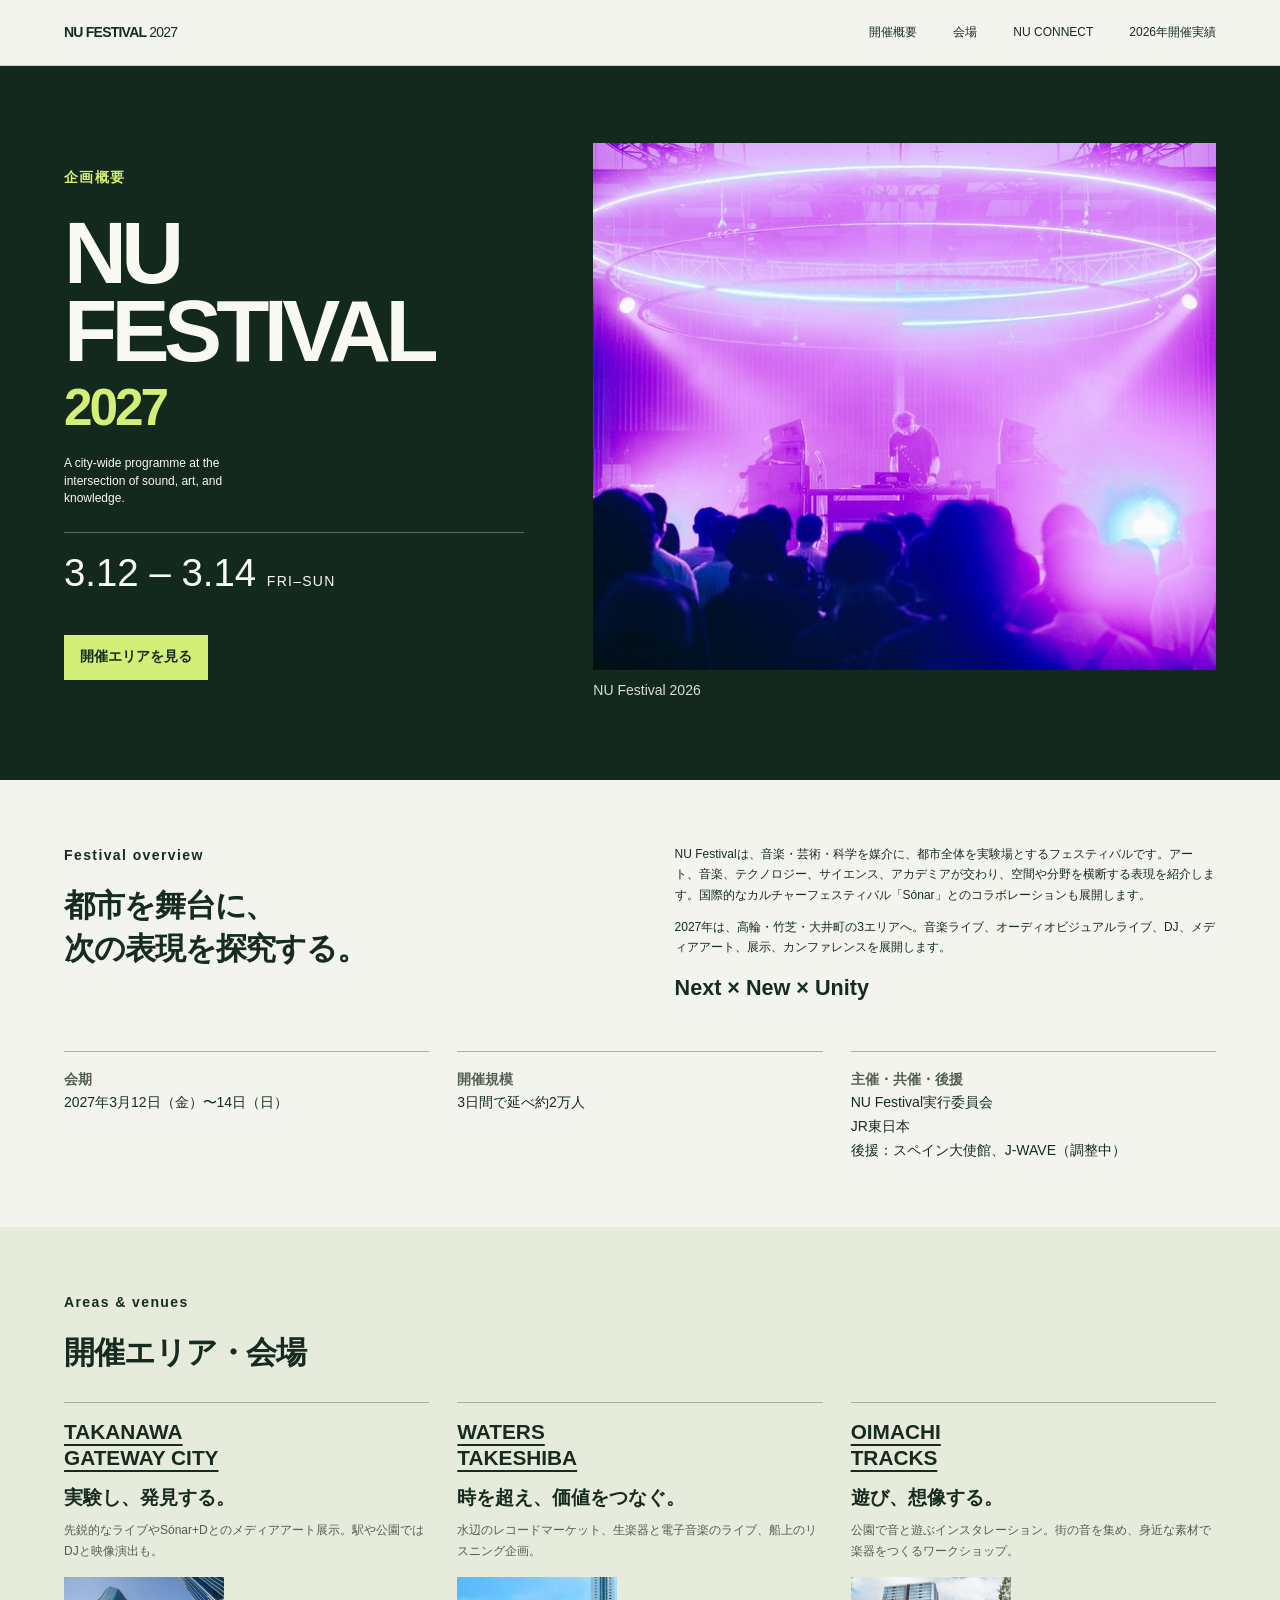
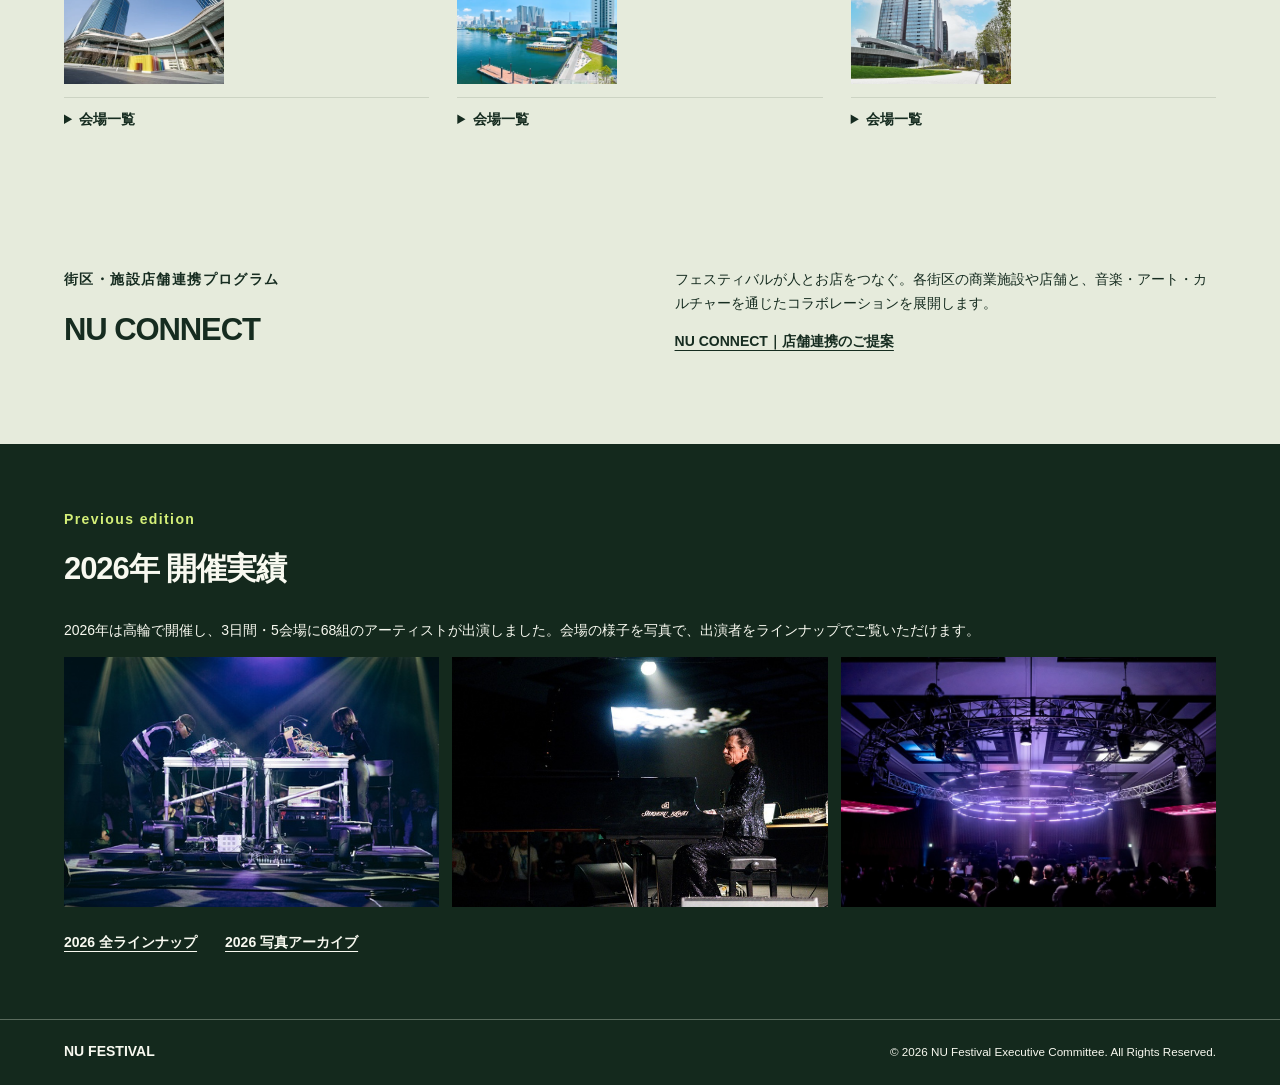
<file: 2027/index.html>
<!doctype html>
<html lang="ja">
<head>
<meta charset="utf-8">
<meta name="viewport" content="width=device-width, initial-scale=1">
<meta name="robots" content="noindex,nofollow">
<meta name="theme-color" content="#162c20">
<title>NU Festival 2027｜企画概要</title>
<meta name="description" content="NU Festival 2027の企画概要。開催エリアとMoN Takanawa BOX1000のNU LIVEプログラム。">
<link rel="stylesheet" href="style.css">
</head>
<body>
<a class="skip" href="#main">本文へ</a>
<header><div class="wrap bar"><a class="brand" href="#main">NU FESTIVAL <span>2027</span></a><nav aria-label="ページ内メニュー"><a href="#festival">開催概要</a><a href="#areas">会場</a><a href="nu-connect.html">NU CONNECT</a><a href="#archive">2026年開催実績</a></nav></div></header>
<main id="main">
<section class="hero" aria-labelledby="title"><div class="wrap hero-grid">
<div class="hero-copy"><p class="label">企画概要</p><h1 id="title">NU<br>FESTIVAL<span>2027</span></h1><p class="tagline">A city-wide programme at the intersection of sound, art, and knowledge.</p><p class="dates"><time datetime="2027-03-12">3.12</time> – <time datetime="2027-03-14">3.14</time> <small>FRI–SUN</small></p><a class="button" href="#areas">開催エリアを見る</a></div>
<figure><img src="assets/festival.jpg" alt="紫の光と円形の照明に包まれたNU Festivalのライブ会場" width="800" height="533" fetchpriority="high"><figcaption>NU Festival 2026</figcaption></figure>
</div></section>
<section class="wrap section" id="festival"><div class="split">
<div><p class="label">Festival overview</p><h2>都市を舞台に、<br>次の表現を探究する。</h2></div>
<div><p>NU Festivalは、音楽・芸術・科学を媒介に、都市全体を実験場とするフェスティバルです。アート、音楽、テクノロジー、サイエンス、アカデミアが交わり、空間や分野を横断する表現を紹介します。国際的なカルチャーフェスティバル「Sónar」とのコラボレーションも展開します。</p><p>2027年は、高輪・竹芝・大井町の3エリアへ。音楽ライブ、オーディオビジュアルライブ、DJ、メディアアート、展示、カンファレンスを展開します。</p><p class="theme">Next × New × Unity</p></div>
</div><dl class="facts"><div><dt>会期</dt><dd>2027年3月12日（金）〜14日（日）</dd></div><div><dt>開催規模</dt><dd>3日間で延べ約2万人</dd></div><div><dt>主催・共催・後援</dt><dd>NU Festival実行委員会<br>JR東日本<br>後援：スペイン大使館、J-WAVE（調整中）</dd></div></dl></section>
<section class="area-band" id="areas"><div class="wrap section"><p class="label">Areas &amp; venues</p><h2>開催エリア・会場</h2>
<div class="area-grid">
<!-- 会場コンセプトを追加するときは、対応する会場名を会場セクションにリンクする -->
<article><h3><a href="takanawa.html">TAKANAWA<br>GATEWAY CITY</a></h3><p class="area-phrase">実験し、発見する。</p><p class="area-programme">先鋭的なライブやSónar+Dとのメディアアート展示。駅や公園ではDJと映像演出も。</p><a class="area-photo" href="takanawa.html" tabindex="-1" aria-hidden="true"><img src="assets/takanawa-city.webp" alt="" width="480" height="320" loading="lazy"></a><details class="area-venues"><summary>会場一覧</summary><ul><li><a href="takanawa.html#box1000">MoN Takanawa / BOX1000</a></li><li><a href="takanawa.html#box300">MoN Takanawa / BOX300</a>（NU ART × Sónar+D）</li><li><a href="takanawa.html#park-terrace">MoN Takanawa / Park Terrace</a>（NU SESSION）</li><li><a href="takanawa.html#tatami">MoN Takanawa / Tatami</a>（NU ART × Super Deluxe）</li><li>高輪ゲートウェイ駅 サウステラス</li><li>GATEWAY PARK</li><li>NEWoMan TAKANAWA（LUFTBAUM・高輪SAUNAS）</li><li>2F カバードプラザ <small>調整中</small></li></ul></details></article>
<article><h3><a href="takeshiba.html">WATERS<br>TAKESHIBA</a></h3><p class="area-phrase">時を超え、価値をつなぐ。</p><p class="area-programme">水辺のレコードマーケット、生楽器と電子音楽のライブ、船上のリスニング企画。</p><a class="area-photo" href="takeshiba.html" tabindex="-1" aria-hidden="true"><img src="assets/takeshiba-waterfront.webp" alt="" width="435" height="302" loading="lazy"></a><details class="area-venues"><summary>会場一覧</summary><ul><li>プラザ（芝生広場）またはSHAKOBA</li><li>BANK30</li><li>クルーズ船 <small>調整中</small></li></ul></details></article>
<article><h3><a href="oimachi.html">OIMACHI<br>TRACKS</a></h3><p class="area-phrase">遊び、想像する。</p><p class="area-programme">公園で音と遊ぶインスタレーション。街の音を集め、身近な素材で楽器をつくるワークショップ。</p><a class="area-photo" href="oimachi.html" tabindex="-1" aria-hidden="true"><img src="assets/oimachi-city.webp" alt="" width="480" height="320" loading="lazy"></a><details class="area-venues"><summary>会場一覧</summary><ul><li>TRACKS PARK</li><li>TRACKS LOUNGE</li><li>The TRAVELERS HOUSE ROOFTOP BAR</li><li>TOHOシネマズ大井町 <small>調整中</small></li></ul></details></article>
</div></div></section>
<!-- 会場ごとのコンセプトは、このセクションと同じ構造で独立した section として追加する -->

<section class="area-band"><div class="wrap section split"><div><p class="label">街区・施設店舗連携プログラム</p><h2>NU CONNECT</h2></div><div><p>フェスティバルが人とお店をつなぐ。各街区の商業施設や店舗と、音楽・アート・カルチャーを通じたコラボレーションを展開します。</p><a class="text-link" href="nu-connect.html">NU CONNECT｜店舗連携のご提案</a></div></div></section>
<section id="archive" class="archive"><div class="wrap section"><p class="label">Previous edition</p><h2>2026年 開催実績</h2><p>2026年は高輪で開催し、3日間・5会場に68組のアーティストが出演しました。会場の様子を写真で、出演者をラインナップでご覧いただけます。</p><div class="gallery">
<img src="assets/archive-live.jpg" alt="ステージ上で演奏する二人のアーティスト" width="480" height="320" loading="lazy"><img src="assets/archive-stage.jpg" alt="ステージでピアノを演奏するアーティスト" width="640" height="427" loading="lazy"><img src="assets/archive-ring.jpg" alt="円形の照明を備えたライブ会場" width="800" height="533" loading="lazy"></div>
<p class="archive-links"><a class="text-link" href="https://nufestival.jp/lineup/">2026 全ラインナップ</a><a class="text-link" href="https://drive.google.com/drive/folders/1YZg9hmdPQUVFE1CA-dGk-GWr8ah5guSq?usp=sharing">2026 写真アーカイブ</a></p></div></section>
</main>
<footer><div class="wrap bar"><strong>NU FESTIVAL</strong><small>© 2026 NU Festival Executive Committee. All Rights Reserved.</small></div></footer>
</body>
</html>
</file>
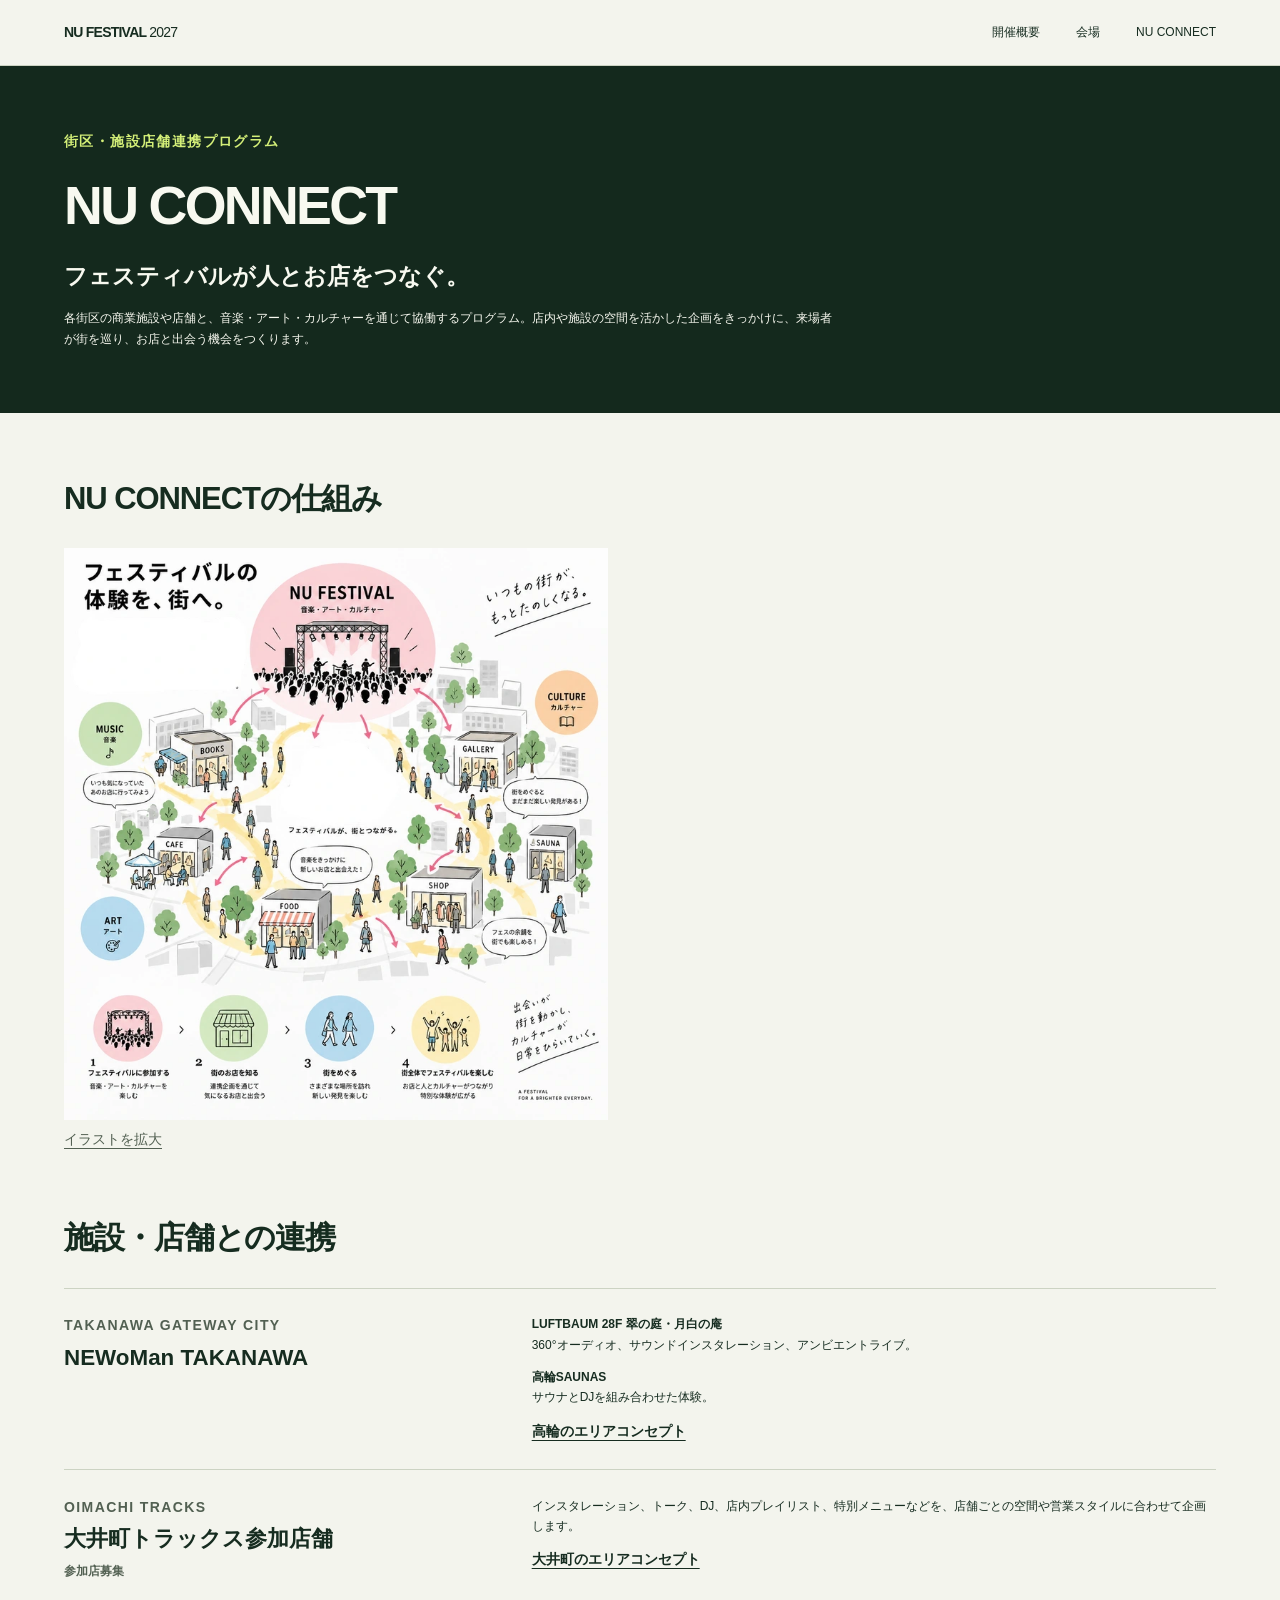
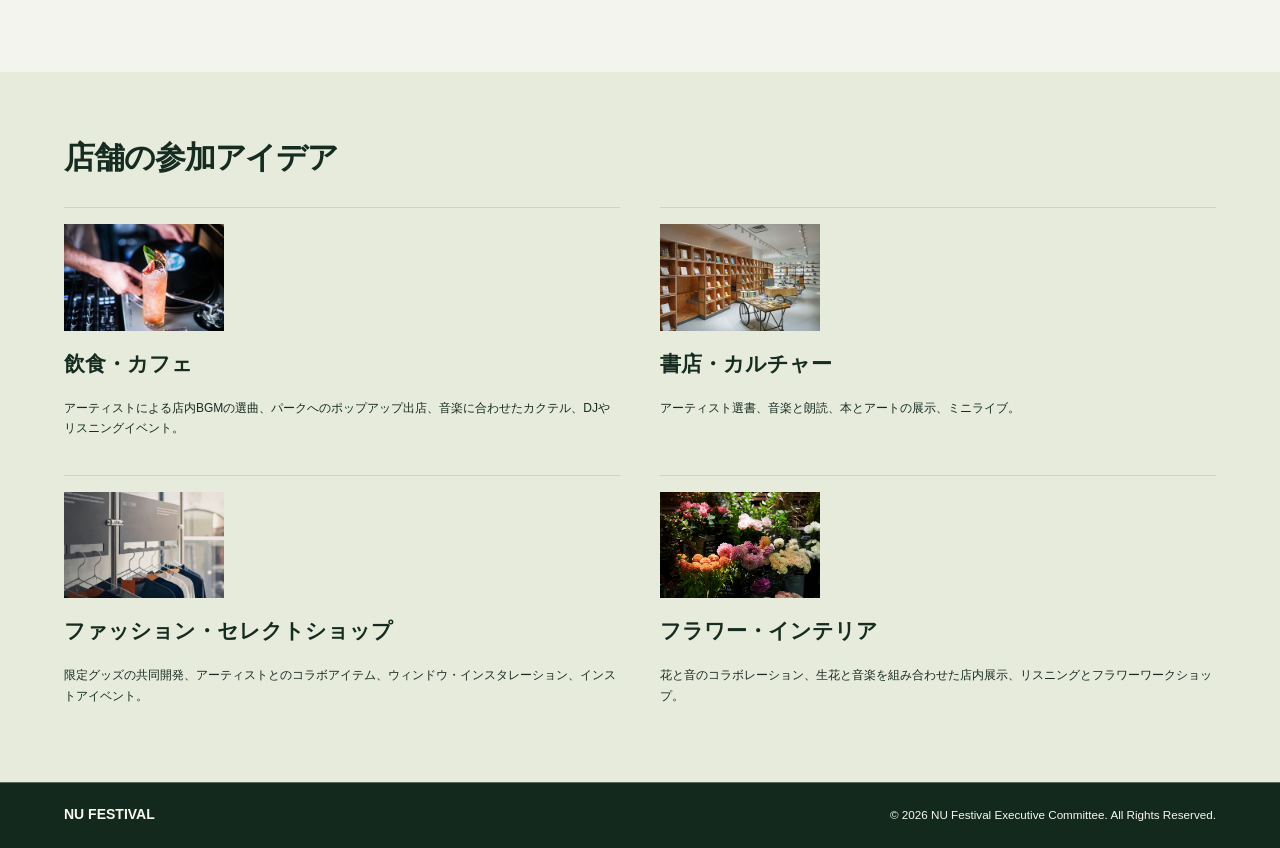
<file: 2027/nu-connect.html>
<!doctype html>
<html lang="ja">
<head>
<meta charset="utf-8">
<meta name="viewport" content="width=device-width, initial-scale=1">
<meta name="robots" content="noindex,nofollow">
<meta name="theme-color" content="#162c20">
<title>NU CONNECT｜NU Festival 2027</title>
<meta name="description" content="各街区の商業施設や店舗と、音楽・アート・カルチャーを通じて協働するプログラム。店内や施設の空間を活かした企画をきっかけに、来場者が街を巡り、お店と出会う機会をつくります。">
<link rel="stylesheet" href="style.css">
</head>
<body>
<a class="skip" href="#main">本文へ</a>
<header><div class="wrap bar"><a class="brand" href="index.html">NU FESTIVAL <span>2027</span></a><nav aria-label="ページメニュー"><a href="index.html#festival">開催概要</a><a href="index.html#areas">会場</a><a href="nu-connect.html">NU CONNECT</a></nav></div></header>
<main id="main">
<section class="hero"><div class="wrap section concept"><p class="label">街区・施設店舗連携プログラム</p><h1>NU CONNECT</h1><p class="concept-lead">フェスティバルが人とお店をつなぐ。</p><p class="concept-intro">各街区の商業施設や店舗と、音楽・アート・カルチャーを通じて協働するプログラム。店内や施設の空間を活かした企画をきっかけに、来場者が街を巡り、お店と出会う機会をつくります。</p></div></section>
<section class="wrap section connect-overview" aria-labelledby="connect-overview"><h2 id="connect-overview">NU CONNECTの仕組み</h2><figure><a href="assets/nu-connect-overview.webp"><img src="assets/nu-connect-overview.webp" alt="フェスティバルの来場者がカフェ、書店、ギャラリーなどを巡り、音楽やアートを体験するNU CONNECTのイラスト" width="762" height="800" loading="lazy"></a><figcaption><a href="assets/nu-connect-overview.webp">イラストを拡大</a></figcaption></figure></section>
<section class="wrap section"><h2>施設・店舗との連携</h2><div class="programs">
<article id="connect-takanawa"><div><p class="label">TAKANAWA GATEWAY CITY</p><h3>NEWoMan TAKANAWA</h3></div><div><p><strong>LUFTBAUM 28F 翠の庭・月白の庵</strong><br>360°オーディオ、サウンドインスタレーション、アンビエントライブ。</p><p><strong>高輪SAUNAS</strong><br>サウナとDJを組み合わせた体験。</p><a class="text-link" href="takanawa.html">高輪のエリアコンセプト</a></div></article>
<article id="connect-oimachi"><div><p class="label">OIMACHI TRACKS</p><h3>大井町トラックス参加店舗</h3><small class="program-status">参加店募集</small></div><div><p>インスタレーション、トーク、DJ、店内プレイリスト、特別メニューなどを、店舗ごとの空間や営業スタイルに合わせて企画します。</p><a class="text-link" href="oimachi.html">大井町のエリアコンセプト</a></div></article>
</div></section>
<section class="area-band"><div class="wrap section"><h2>店舗の参加アイデア</h2><div class="ideas">
<article><img src="assets/connect-cafe.webp" alt="DJ機材のそばで仕上げるカクテル" width="800" height="534" loading="lazy"><h3>飲食・カフェ</h3><p>アーティストによる店内BGMの選曲、パークへのポップアップ出店、音楽に合わせたカクテル、DJやリスニングイベント。</p></article>
<article><img src="assets/connect-books.webp" alt="本棚とテーブルのある書店" width="400" height="267" loading="lazy"><h3>書店・カルチャー</h3><p>アーティスト選書、音楽と朗読、本とアートの展示、ミニライブ。</p></article>
<article><img src="assets/connect-fashion.webp" alt="ラックに服が並ぶ店内" width="420" height="560" loading="lazy"><h3>ファッション・セレクトショップ</h3><p>限定グッズの共同開発、アーティストとのコラボアイテム、ウィンドウ・インスタレーション、インストアイベント。</p></article>
<article><img src="assets/connect-flowers.webp" alt="色とりどりの切り花が並ぶ売り場" width="1131" height="754" loading="lazy"><h3>フラワー・インテリア</h3><p>花と音のコラボレーション、生花と音楽を組み合わせた店内展示、リスニングとフラワーワークショップ。</p></article>
</div></div></section>
</main>
<footer><div class="wrap bar"><strong>NU FESTIVAL</strong><small>© 2026 NU Festival Executive Committee. All Rights Reserved.</small></div></footer>
</body>
</html>
</file>
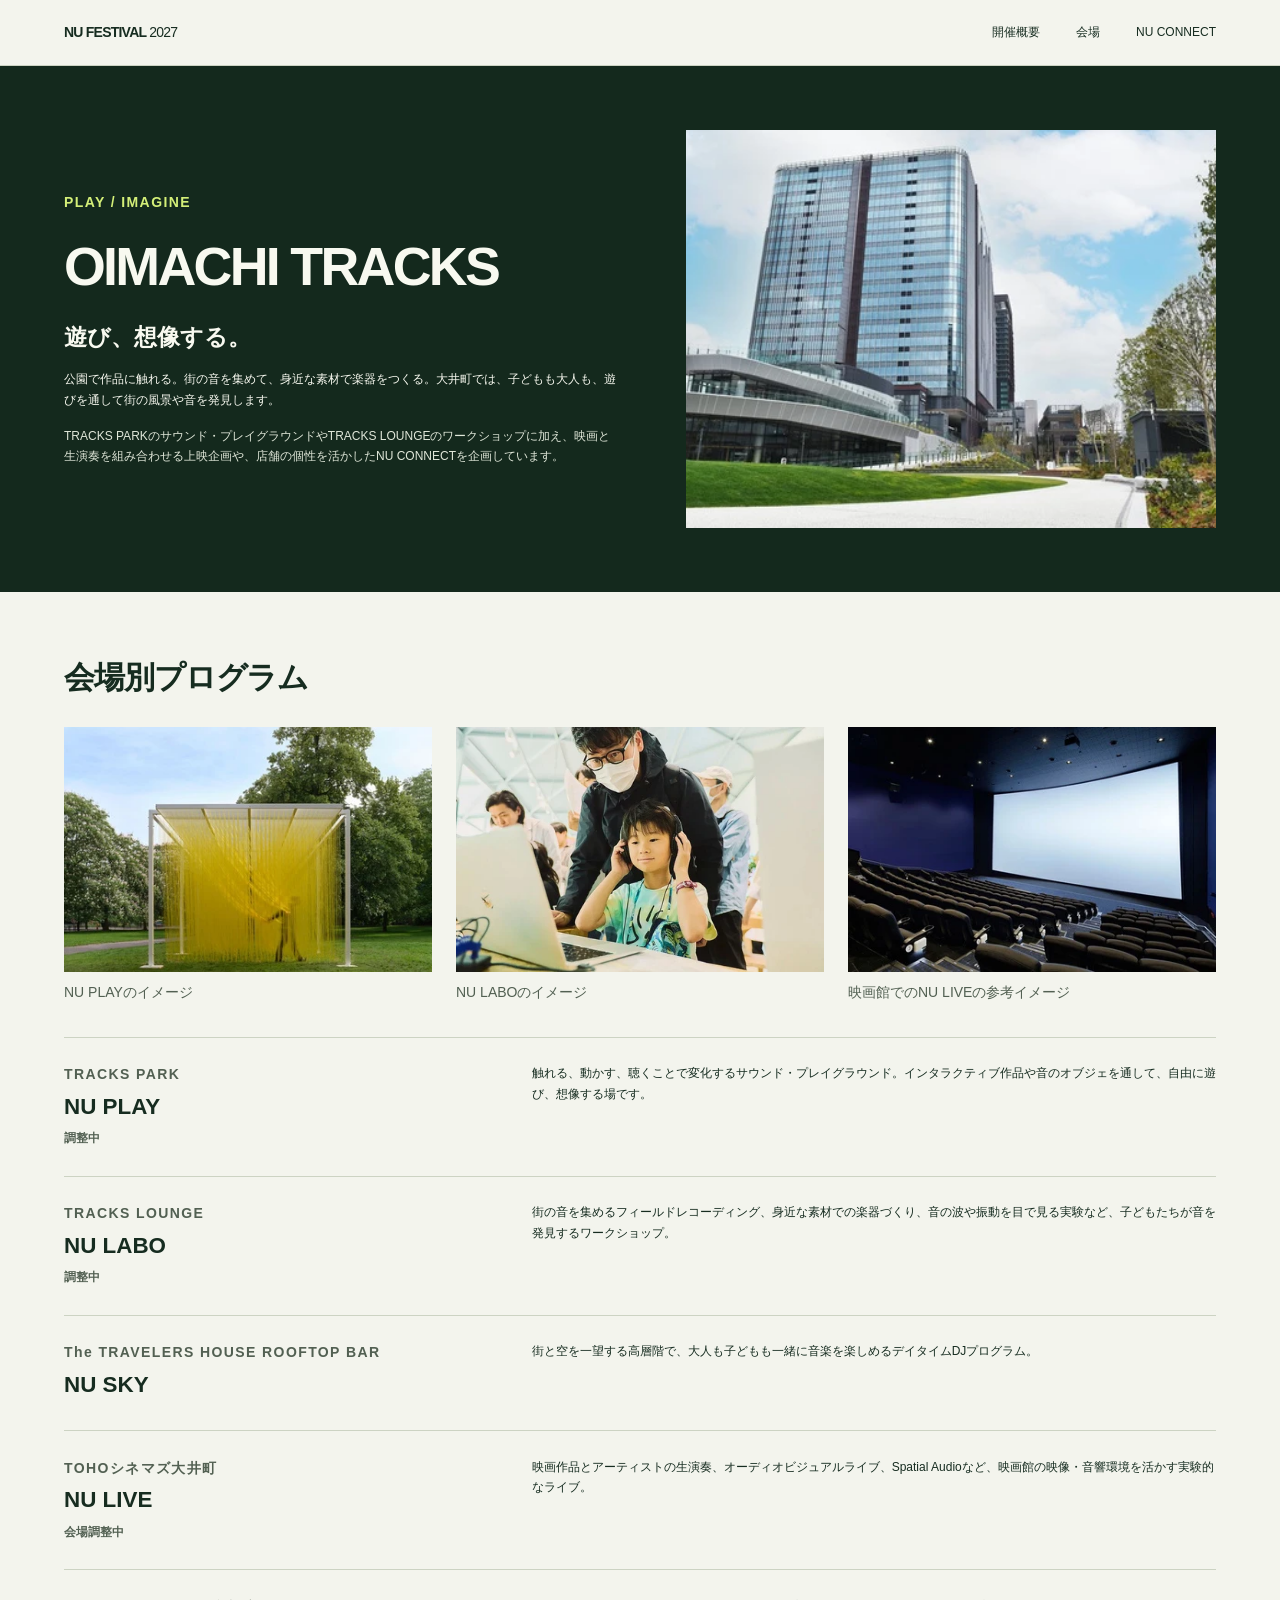
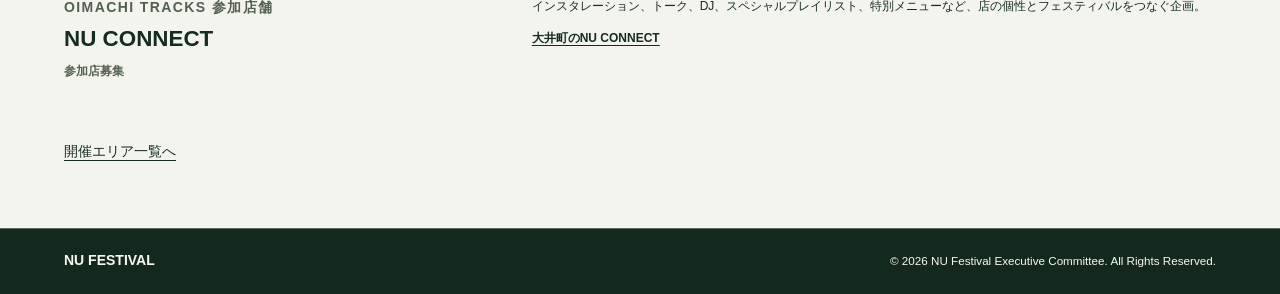
<file: 2027/oimachi.html>
<!doctype html>
<html lang="ja">
<head>
<meta charset="utf-8">
<meta name="viewport" content="width=device-width, initial-scale=1">
<meta name="robots" content="noindex,nofollow">
<meta name="theme-color" content="#162c20">
<title>OIMACHI TRACKS｜NU Festival 2027</title>
<meta name="description" content="子どもから大人まで、遊びを通して想像力と創造性をひらくエリア。音やアートで遊べる都市公園や、映画とライブ演奏を掛け合わせた映画館など、身近な場所の新しい使い方を探ります。">
<link rel="stylesheet" href="style.css">
</head>
<body>
<a class="skip" href="#main">本文へ</a>
<header><div class="wrap bar"><a class="brand" href="index.html">NU FESTIVAL <span>2027</span></a><nav aria-label="ページメニュー"><a href="index.html#festival">開催概要</a><a href="index.html#areas">会場</a><a href="nu-connect.html">NU CONNECT</a></nav></div></header>
<main id="main">
<section class="hero"><div class="wrap section concept concept-visual"><div><p class="label">PLAY / IMAGINE</p><h1>OIMACHI TRACKS</h1><p class="concept-lead">遊び、想像する。</p><p class="concept-intro">公園で作品に触れる。街の音を集めて、身近な素材で楽器をつくる。大井町では、子どもも大人も、遊びを通して街の風景や音を発見します。</p><p class="concept-programmes">TRACKS PARKのサウンド・プレイグラウンドやTRACKS LOUNGEのワークショップに加え、映画と生演奏を組み合わせる上映企画や、店舗の個性を活かしたNU CONNECTを企画しています。</p></div><figure><img src="assets/oimachi-city.webp" alt="OIMACHI TRACKSの建物と芝生の広場" width="480" height="320" loading="eager"></figure></div></section>
<section class="wrap section"><h2>会場別プログラム</h2><div class="reference-gallery"><figure><img src="assets/oimachi-play.webp" alt="公園に設置された黄色いアート作品" width="400" height="300" loading="lazy"><figcaption>NU PLAYのイメージ</figcaption></figure><figure><img src="assets/oimachi-labo.webp" alt="子どもと大人が一緒に制作する様子" width="480" height="320" loading="lazy"><figcaption>NU LABOのイメージ</figcaption></figure><figure><img src="assets/oimachi-cinema.webp" alt="スクリーンと客席のある映画館" width="400" height="267" loading="lazy"><figcaption>映画館でのNU LIVEの参考イメージ</figcaption></figure></div><div class="programs"><article><div><p class="label">TRACKS PARK</p><h3>NU PLAY</h3><small class="program-status">調整中</small></div><div><p>触れる、動かす、聴くことで変化するサウンド・プレイグラウンド。インタラクティブ作品や音のオブジェを通して、自由に遊び、想像する場です。</p></div></article><article><div><p class="label">TRACKS LOUNGE</p><h3>NU LABO</h3><small class="program-status">調整中</small></div><div><p>街の音を集めるフィールドレコーディング、身近な素材での楽器づくり、音の波や振動を目で見る実験など、子どもたちが音を発見するワークショップ。</p></div></article><article><div><p class="label">The TRAVELERS HOUSE ROOFTOP BAR</p><h3>NU SKY</h3></div><div><p>街と空を一望する高層階で、大人も子どもも一緒に音楽を楽しめるデイタイムDJプログラム。</p></div></article><article><div><p class="label">TOHOシネマズ大井町</p><h3>NU LIVE</h3><small class="program-status">会場調整中</small></div><div><p>映画作品とアーティストの生演奏、オーディオビジュアルライブ、Spatial Audioなど、映画館の映像・音響環境を活かす実験的なライブ。</p></div></article><article><div><p class="label">OIMACHI TRACKS 参加店舗</p><h3>NU CONNECT</h3><small class="program-status">参加店募集</small></div><div><p>インスタレーション、トーク、DJ、スペシャルプレイリスト、特別メニューなど、店の個性とフェスティバルをつなぐ企画。</p><p><a class="text-link" href="nu-connect.html#connect-oimachi">大井町のNU CONNECT</a></p></div></article></div><p class="back"><a href="index.html#areas">開催エリア一覧へ</a></p></section>
</main>
<footer><div class="wrap bar"><strong>NU FESTIVAL</strong><small>© 2026 NU Festival Executive Committee. All Rights Reserved.</small></div></footer>
</body>
</html>
</file>
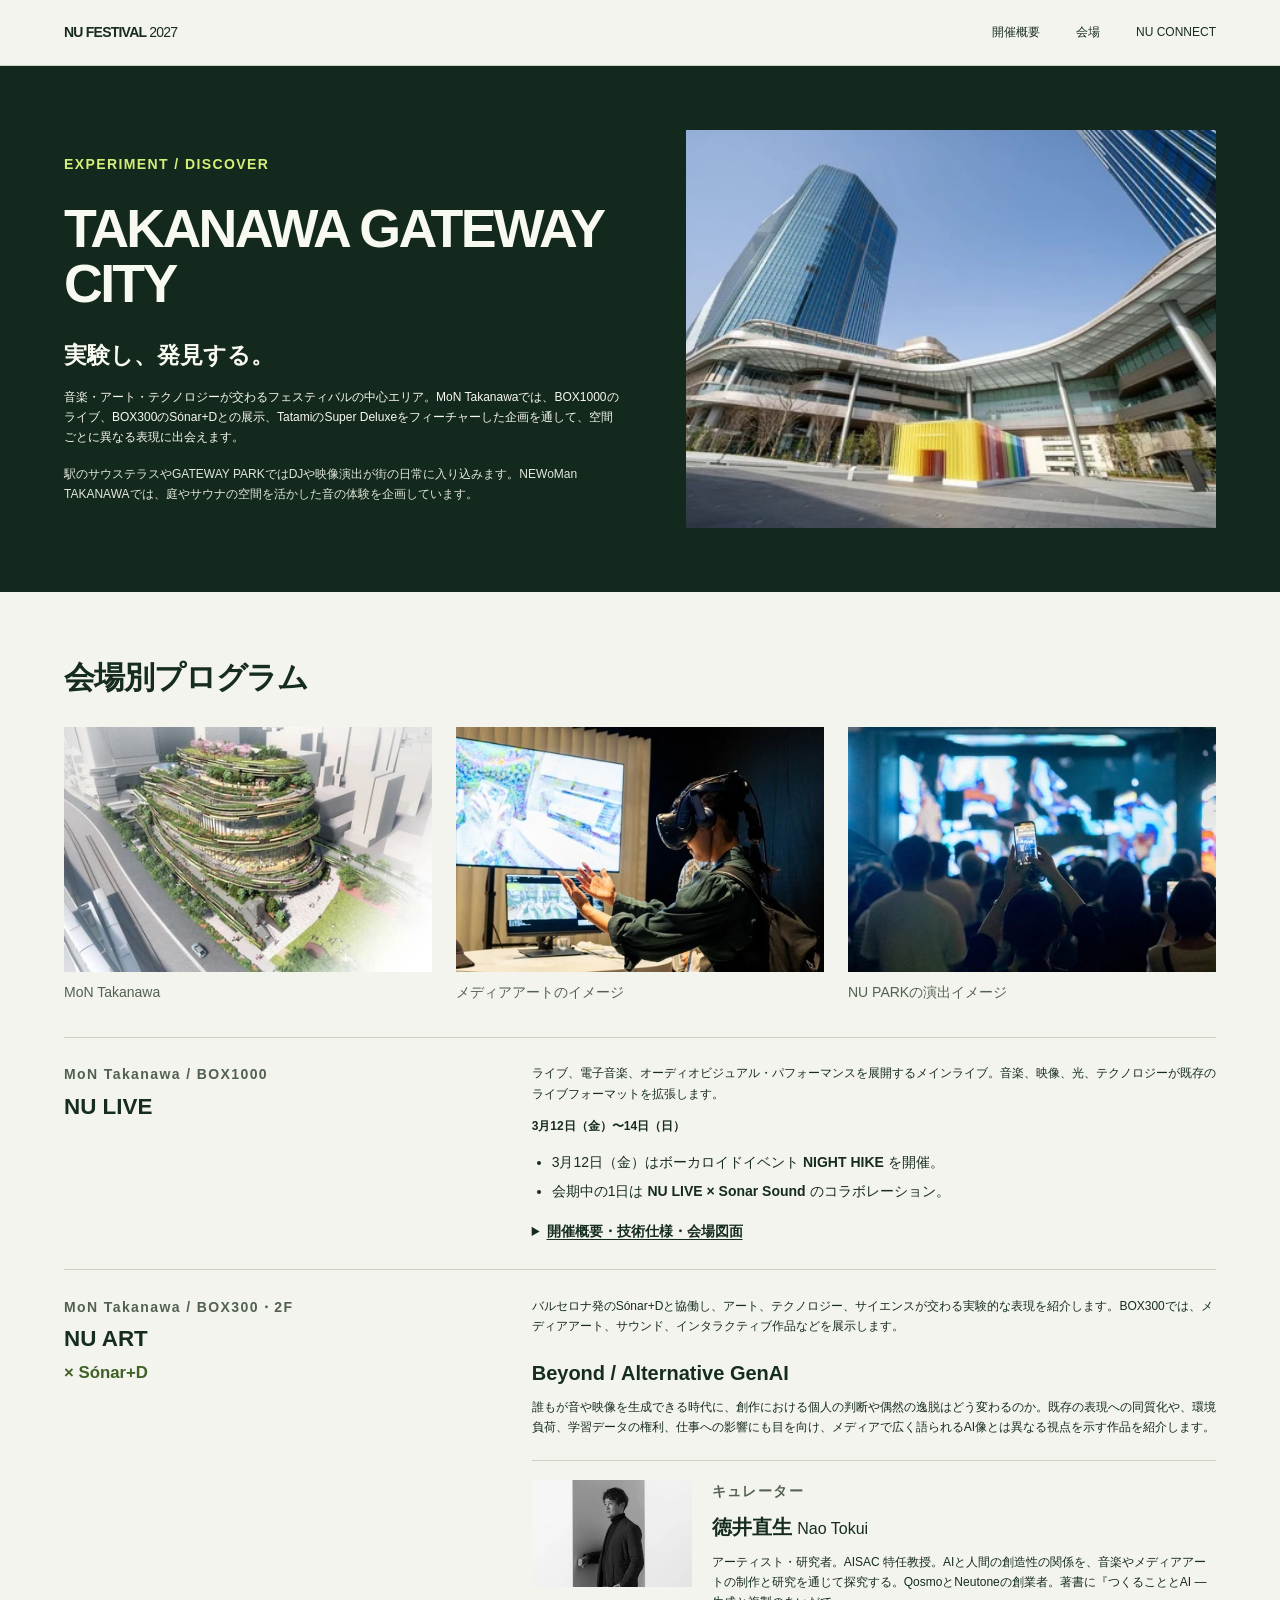
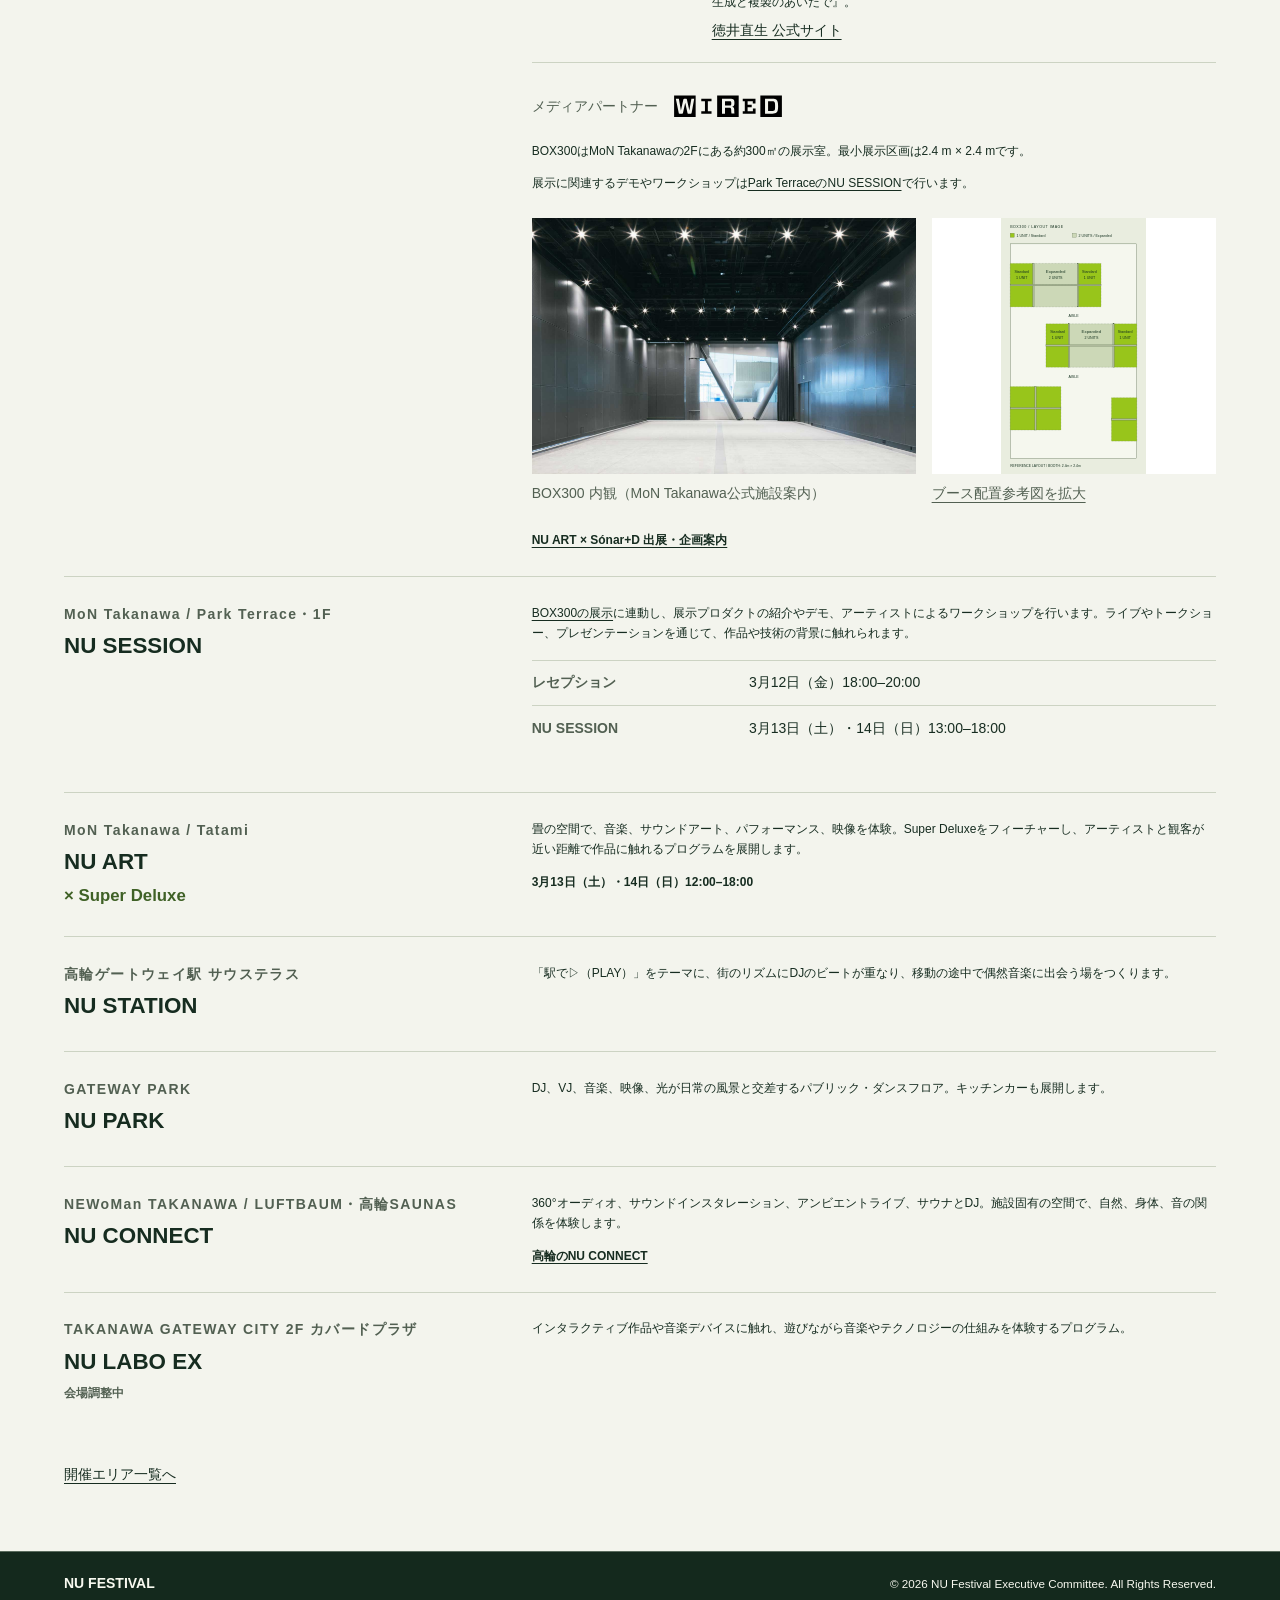
<file: 2027/takanawa.html>
<!doctype html>
<html lang="ja">
<head>
<meta charset="utf-8">
<meta name="viewport" content="width=device-width, initial-scale=1">
<meta name="robots" content="noindex,nofollow">
<meta name="theme-color" content="#162c20">
<title>TAKANAWA GATEWAY CITY｜NU Festival 2027</title>
<meta name="description" content="NU Festivalの中心となる、アート・音楽・テクノロジーの実験拠点。異なる領域や価値観が混ざり合い、新しい表現や可能性を発見する場です。">
<link rel="stylesheet" href="style.css">
</head>
<body>
<a class="skip" href="#main">本文へ</a>
<header><div class="wrap bar"><a class="brand" href="index.html">NU FESTIVAL <span>2027</span></a><nav aria-label="ページメニュー"><a href="index.html#festival">開催概要</a><a href="index.html#areas">会場</a><a href="nu-connect.html">NU CONNECT</a></nav></div></header>
<main id="main">
<section class="hero"><div class="wrap section concept concept-visual"><div><p class="label">EXPERIMENT / DISCOVER</p><h1>TAKANAWA GATEWAY CITY</h1><p class="concept-lead">実験し、発見する。</p><p class="concept-intro">音楽・アート・テクノロジーが交わるフェスティバルの中心エリア。MoN Takanawaでは、BOX1000のライブ、BOX300のSónar+Dとの展示、TatamiのSuper Deluxeをフィーチャーした企画を通して、空間ごとに異なる表現に出会えます。</p><p class="concept-programmes">駅のサウステラスやGATEWAY PARKではDJや映像演出が街の日常に入り込みます。NEWoMan TAKANAWAでは、庭やサウナの空間を活かした音の体験を企画しています。</p></div><figure><img src="assets/takanawa-city.webp" alt="TAKANAWA GATEWAY CITYの建物と広場" width="480" height="320" loading="eager"></figure></div></section>
<section class="wrap section"><h2>会場別プログラム</h2><div class="reference-gallery"><figure><img src="assets/takanawa-mon.webp" alt="緑化されたテラスが重なるMoN Takanawa" width="400" height="267" loading="lazy"><figcaption>MoN Takanawa</figcaption></figure><figure><img src="assets/takanawa-art.webp" alt="デジタル作品を体験する来場者" width="480" height="320" loading="lazy"><figcaption>メディアアートのイメージ</figcaption></figure><figure><img src="assets/takanawa-park.webp" alt="映像演出と音楽を楽しむ観客" width="480" height="320" loading="lazy"><figcaption>NU PARKの演出イメージ</figcaption></figure></div><div class="programs"><article id="box1000"><div><p class="label">MoN Takanawa / BOX1000</p><h3>NU LIVE</h3></div><div><p>ライブ、電子音楽、オーディオビジュアル・パフォーマンスを展開するメインライブ。音楽、映像、光、テクノロジーが既存のライブフォーマットを拡張します。</p><p><strong>3月12日（金）〜14日（日）</strong></p><ul class="live-highlights"><li>3月12日（金）はボーカロイドイベント <strong>NIGHT HIKE</strong> を開催。</li><li>会期中の1日は <strong>NU LIVE × Sonar Sound</strong> のコラボレーション。</li></ul><details class="box1000-details"><summary>開催概要・技術仕様・会場図面</summary><div class="venue-visual"><figure><img src="assets/box1000.jpg" alt="BOX1000の客席を展開した状態の内観" width="560" height="374" loading="lazy"><figcaption>BOX1000 内観。当日は客席を収納し、平土間で使用。</figcaption></figure><figure><img src="assets/mon.jpg" alt="MoN Takanawaの外観" width="480" height="477" loading="lazy"><figcaption>MoN Takanawa 外観</figcaption></figure></div>
<div class="venue-info"><div><h3>プログラム</h3><p>音楽ライブ、オーディオビジュアルライブ、DJ。実験的なパフォーマンスや既存作品の新たな解釈など、アーティストとともに、この空間ならではの表現を探ります。</p><dl class="rows"><div><dt>会期</dt><dd>3月12日（金）〜14日（日）</dd></div><div><dt>時間</dt><dd>全日 16:00開場 / 17:00開演 / 22:00終了</dd></div><div><dt>出演構成</dt><dd>各日程の企画内容による</dd></div></dl></div>
<div><h3>会場・技術仕様</h3><dl class="rows"><div><dt>会場</dt><dd>MoN Takanawa: The Museum of Narratives<br>BOX1000（B3F–B1F）</dd></div><div><dt>ステージ</dt><dd>W 19 m × D 9 m × H 9 m</dd></div><div><dt>LEDスクリーン</dt><dd>W 21 m × H 9 m</dd></div><div><dt>音響</dt><dd>d&amp;b audiotechnik</dd></div><div><dt>最大収容</dt><dd>2,000人（スタンディング）</dd></div></dl><a class="text-link" href="https://montakanawa.jp/facilities/box1000/">BOX1000 会場公式ページ</a></div></div>
<figure class="drawing" id="box1000-plan"><h3>BOX1000 会場図面</h3><a href="assets/box1000-plan.png"><img src="assets/box1000-plan.png" width="800" height="566" alt="BOX1000の平面図と断面図" loading="lazy"></a><figcaption>会場の参考図面。<a href="assets/box1000-plan.png">図面を原寸で開く</a></figcaption></figure>
</details></div></article><article id="box300"><div><p class="label">MoN Takanawa / BOX300・2F</p><h3>NU ART</h3><p class="featured">× Sónar+D</p></div><div><p>バルセロナ発のSónar+Dと協働し、アート、テクノロジー、サイエンスが交わる実験的な表現を紹介します。BOX300では、メディアアート、サウンド、インタラクティブ作品などを展示します。</p>
<h4>Beyond / Alternative GenAI</h4>
<p>誰もが音や映像を生成できる時代に、創作における個人の判断や偶然の逸脱はどう変わるのか。既存の表現への同質化や、環境負荷、学習データの権利、仕事への影響にも目を向け、メディアで広く語られるAI像とは異なる視点を示す作品を紹介します。</p>
<section class="curator" aria-labelledby="curator-name">
<img src="assets/nao-tokui.webp" alt="徳井直生のポートレート" width="600" height="400" loading="lazy">
<div><p class="label">キュレーター</p><h4 id="curator-name">徳井直生 <span>Nao Tokui</span></h4><p>アーティスト・研究者。AISAC 特任教授。AIと人間の創造性の関係を、音楽やメディアアートの制作と研究を通じて探究する。QosmoとNeutoneの創業者。著書に『つくることとAI — 生成と複製のあいだで』。</p><a href="https://naotokui.net/">徳井直生 公式サイト</a></div>
</section>
<p class="media-partner"><span>メディアパートナー</span> <a href="https://wired.jp/" aria-label="WIRED Japan 公式サイト"><img src="assets/wired-logo.svg" alt="WIRED" width="108"></a></p>
<p>BOX300はMoN Takanawaの2Fにある約300㎡の展示室。最小展示区画は2.4 m × 2.4 mです。</p><p>展示に関連するデモやワークショップは<a href="#park-terrace">Park TerraceのNU SESSION</a>で行います。</p>
<div class="box300-visuals">
<figure><img src="assets/box300-interior.jpg" alt="MoN Takanawa BOX300の展示室内観" loading="lazy"><figcaption>BOX300 内観（MoN Takanawa公式施設案内）</figcaption></figure>
<figure><a href="assets/box300-layout.svg"><img src="assets/box300-layout.svg" alt="展示ブースと通路の配置参考図" loading="lazy"></a><figcaption><a href="assets/box300-layout.svg">ブース配置参考図を拡大</a></figcaption></figure>
</div>
<p><a class="text-link" href="https://kontactoeast.github.io/nu/">NU ART × Sónar+D 出展・企画案内</a></p></div></article><article id="park-terrace"><div><p class="label">MoN Takanawa / Park Terrace・1F</p><h3>NU SESSION</h3></div><div>
<p><a href="#box300">BOX300の展示</a>に連動し、展示プロダクトの紹介やデモ、アーティストによるワークショップを行います。ライブやトークショー、プレゼンテーションを通じて、作品や技術の背景に触れられます。</p>
<dl class="rows"><div><dt>レセプション</dt><dd>3月12日（金）18:00–20:00</dd></div><div><dt>NU SESSION</dt><dd>3月13日（土）・14日（日）13:00–18:00</dd></div></dl>
</div></article>
<article id="tatami"><div><p class="label">MoN Takanawa / Tatami</p><h3>NU ART</h3><p class="featured">× Super Deluxe</p></div><div><p>畳の空間で、音楽、サウンドアート、パフォーマンス、映像を体験。Super Deluxeをフィーチャーし、アーティストと観客が近い距離で作品に触れるプログラムを展開します。</p><p><strong>3月13日（土）・14日（日）12:00–18:00</strong></p></div></article><article><div><p class="label">高輪ゲートウェイ駅 サウステラス</p><h3>NU STATION</h3></div><div><p>「駅で▷（PLAY）」をテーマに、街のリズムにDJのビートが重なり、移動の途中で偶然音楽に出会う場をつくります。</p></div></article><article><div><p class="label">GATEWAY PARK</p><h3>NU PARK</h3></div><div><p>DJ、VJ、音楽、映像、光が日常の風景と交差するパブリック・ダンスフロア。キッチンカーも展開します。</p></div></article><article><div><p class="label">NEWoMan TAKANAWA / LUFTBAUM・高輪SAUNAS</p><h3>NU CONNECT</h3></div><div><p>360°オーディオ、サウンドインスタレーション、アンビエントライブ、サウナとDJ。施設固有の空間で、自然、身体、音の関係を体験します。</p><p><a class="text-link" href="nu-connect.html#connect-takanawa">高輪のNU CONNECT</a></p></div></article><article><div><p class="label">TAKANAWA GATEWAY CITY 2F カバードプラザ</p><h3>NU LABO EX</h3><small class="program-status">会場調整中</small></div><div><p>インタラクティブ作品や音楽デバイスに触れ、遊びながら音楽やテクノロジーの仕組みを体験するプログラム。</p></div></article></div><p class="back"><a href="index.html#areas">開催エリア一覧へ</a></p></section>
</main>
<footer><div class="wrap bar"><strong>NU FESTIVAL</strong><small>© 2026 NU Festival Executive Committee. All Rights Reserved.</small></div></footer>
</body>
</html>
</file>
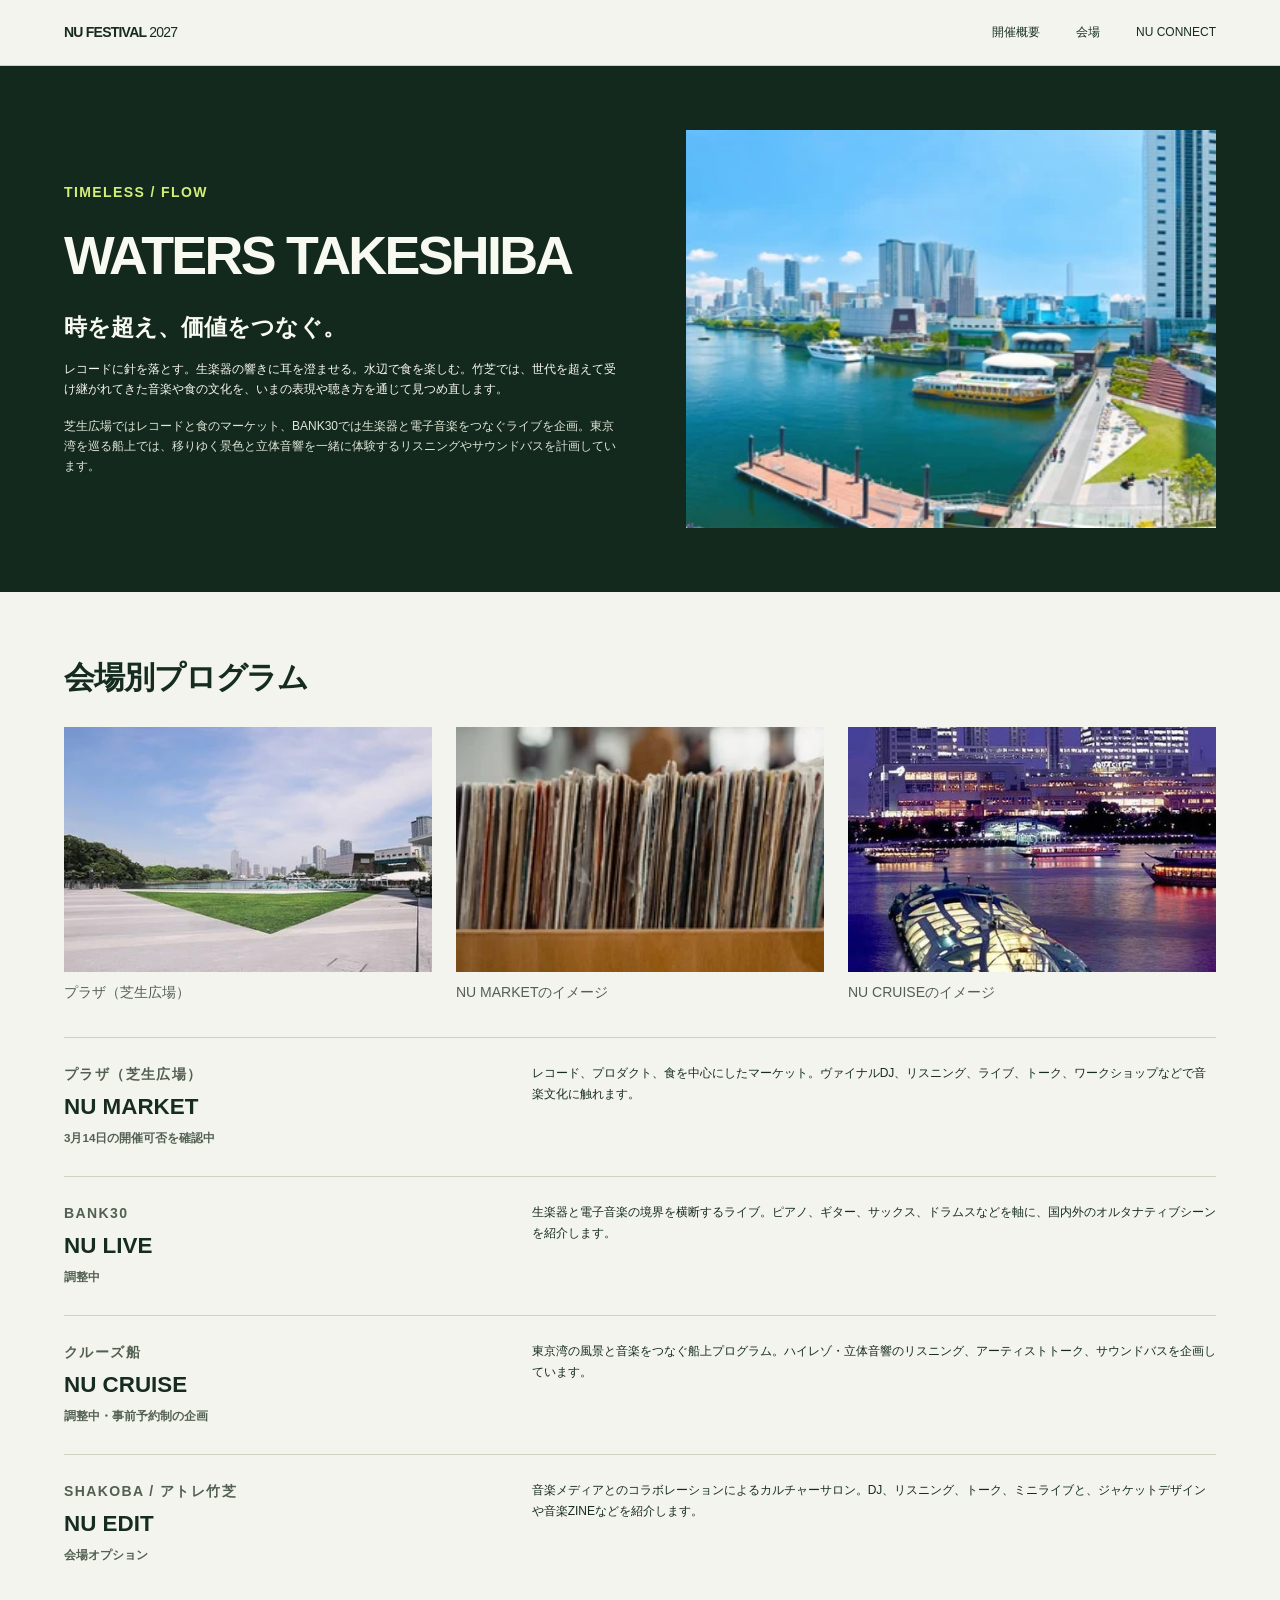
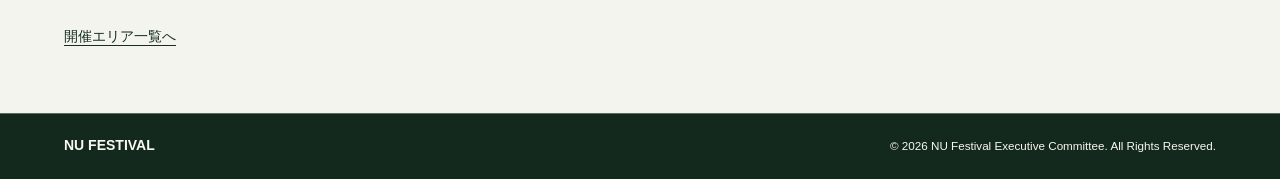
<file: 2027/takeshiba.html>
<!doctype html>
<html lang="ja">
<head>
<meta charset="utf-8">
<meta name="viewport" content="width=device-width, initial-scale=1">
<meta name="robots" content="noindex,nofollow">
<meta name="theme-color" content="#162c20">
<title>WATERS TAKESHIBA｜NU Festival 2027</title>
<meta name="description" content="レコードや生楽器、食、マーケット、水辺で過ごす時間。世代を超えて受け継がれてきた文化や体験を現代の表現とつなぎ、その価値を今の感覚で見つめ直します。">
<link rel="stylesheet" href="style.css">
</head>
<body>
<a class="skip" href="#main">本文へ</a>
<header><div class="wrap bar"><a class="brand" href="index.html">NU FESTIVAL <span>2027</span></a><nav aria-label="ページメニュー"><a href="index.html#festival">開催概要</a><a href="index.html#areas">会場</a><a href="nu-connect.html">NU CONNECT</a></nav></div></header>
<main id="main">
<section class="hero"><div class="wrap section concept concept-visual"><div><p class="label">TIMELESS / FLOW</p><h1>WATERS TAKESHIBA</h1><p class="concept-lead">時を超え、価値をつなぐ。</p><p class="concept-intro">レコードに針を落とす。生楽器の響きに耳を澄ませる。水辺で食を楽しむ。竹芝では、世代を超えて受け継がれてきた音楽や食の文化を、いまの表現や聴き方を通じて見つめ直します。</p><p class="concept-programmes">芝生広場ではレコードと食のマーケット、BANK30では生楽器と電子音楽をつなぐライブを企画。東京湾を巡る船上では、移りゆく景色と立体音響を一緒に体験するリスニングやサウンドバスを計画しています。</p></div><figure><img src="assets/takeshiba-waterfront.webp" alt="WATERS TAKESHIBAの水辺と建物" width="435" height="302" loading="eager"></figure></div></section>
<section class="wrap section"><h2>会場別プログラム</h2><div class="reference-gallery"><figure><img src="assets/takeshiba-plaza.webp" alt="WATERS TAKESHIBAの芝生広場" width="421" height="263" loading="lazy"><figcaption>プラザ（芝生広場）</figcaption></figure><figure><img src="assets/takeshiba-records.webp" alt="棚に並ぶレコード" width="240" height="160" loading="lazy"><figcaption>NU MARKETのイメージ</figcaption></figure><figure><img src="assets/takeshiba-cruise.webp" alt="夜の水辺を進むクルーズ船" width="444" height="444" loading="lazy"><figcaption>NU CRUISEのイメージ</figcaption></figure></div><div class="programs"><article><div><p class="label">プラザ（芝生広場）</p><h3>NU MARKET</h3><small class="program-status">3月14日の開催可否を確認中</small></div><div><p>レコード、プロダクト、食を中心にしたマーケット。ヴァイナルDJ、リスニング、ライブ、トーク、ワークショップなどで音楽文化に触れます。</p></div></article><article><div><p class="label">BANK30</p><h3>NU LIVE</h3><small class="program-status">調整中</small></div><div><p>生楽器と電子音楽の境界を横断するライブ。ピアノ、ギター、サックス、ドラムスなどを軸に、国内外のオルタナティブシーンを紹介します。</p></div></article><article><div><p class="label">クルーズ船</p><h3>NU CRUISE</h3><small class="program-status">調整中・事前予約制の企画</small></div><div><p>東京湾の風景と音楽をつなぐ船上プログラム。ハイレゾ・立体音響のリスニング、アーティストトーク、サウンドバスを企画しています。</p></div></article><article><div><p class="label">SHAKOBA / アトレ竹芝</p><h3>NU EDIT</h3><small class="program-status">会場オプション</small></div><div><p>音楽メディアとのコラボレーションによるカルチャーサロン。DJ、リスニング、トーク、ミニライブと、ジャケットデザインや音楽ZINEなどを紹介します。</p></div></article></div><p class="back"><a href="index.html#areas">開催エリア一覧へ</a></p></section>
</main>
<footer><div class="wrap bar"><strong>NU FESTIVAL</strong><small>© 2026 NU Festival Executive Committee. All Rights Reserved.</small></div></footer>
</body>
</html>
</file>
<file: 2027/style.css>
:root{--ink:#162c20;--dark:#14291d;--paper:#f3f4ed;--soft:#e6ebdc;--lime:#d4ef78;--rule:#ccd3c3;--muted:#526052;--white:#f8f9f0}
*{box-sizing:border-box}
html{scroll-behavior:smooth;scroll-padding-top:84px}
body{margin:0;background:var(--paper);color:var(--ink);font:.875rem/1.7 Arial,"Helvetica Neue","Noto Sans JP","Hiragino Kaku Gothic ProN",Meiryo,sans-serif}
a{color:inherit;text-underline-offset:.25em} a:focus-visible{outline:3px solid #729b27;outline-offset:5px}
.skip{position:absolute;left:1rem;top:-5rem;z-index:5;background:var(--lime);padding:.5rem 1rem}.skip:focus{top:1rem}
.wrap{width:min(90%,1320px);margin-inline:auto}.bar{display:flex;align-items:center;justify-content:space-between;gap:1rem;min-height:65px}
header{position:sticky;top:0;z-index:2;background:var(--paper);border-bottom:1px solid var(--rule)}
.brand{font-weight:900;letter-spacing:-.055em;text-decoration:none;white-space:nowrap}.brand span{font-weight:500}
nav{display:flex;gap:clamp(.75rem,3vw,2.25rem);font-size:.75rem}nav a{text-decoration:none}nav a:hover{text-decoration:underline}
.hero,.archive,footer{background:var(--dark);color:var(--white)}
.hero-grid{display:grid;grid-template-columns:.85fr 1.15fr;align-items:center;gap:6%;padding-block:clamp(2.5rem,6vw,6.5rem)}
.label{font-size:.875rem;letter-spacing:.10em;font-weight:700;margin:0 0 1rem}.hero .label,.archive .label{color:var(--lime)}
h1,h2,h3,p{margin-top:0}
h1{font-size:clamp(3.25rem,6.8vw,7rem);line-height:.9;letter-spacing:-.065em;margin:1.5rem 0}
h1 span{display:block;color:var(--lime);font-size:.59em;letter-spacing:-.06em;margin-top:.28em}
.tagline{max-width:32ch;line-height:1.45;margin-bottom:1.5rem}.dates{font-size:clamp(1.6rem,3vw,2.75rem);line-height:1.25;border-top:1px solid #5a6b5d;padding-top:1rem;white-space:nowrap}.dates small{font-size:.875rem;letter-spacing:.09em}
.button{display:inline-block;padding:.65rem 1rem;background:var(--lime);color:var(--ink);text-decoration:none;font-weight:700}.button:hover{background:white}
figure{margin:0;min-width:0}img{max-width:100%;display:block;height:auto;width:100%}.hero img{aspect-ratio:1.18;object-fit:cover}.hero figcaption{color:#d6dfcf}
figcaption{font-size:.875rem;color:var(--muted);padding-top:.55rem}.section{padding-block:clamp(2.75rem,5vw,5rem)}h2{font-size:1.9375rem;line-height:1.4;letter-spacing:-.035em;margin-bottom:1.75rem}h3{font-size:1.3rem;line-height:1.25}
.split{display:grid;grid-template-columns:1fr 1fr;gap:6%}.theme{font-size:1.35rem;font-weight:700;margin-bottom:0}
.facts,.area-grid{display:grid;grid-template-columns:repeat(3,minmax(0,1fr));gap:1.75rem}.facts{margin:2.75rem 0 0}.facts div,.area-grid article{border-top:1px solid #a5b39e;padding-top:1rem}
dt{font-size:.875rem;color:var(--muted);font-weight:700}dd{margin:0}.area-band{background:var(--soft)}.area-grid ul{margin:0;padding:0;list-style:none}.area-grid li{padding:.45rem 0;border-bottom:1px solid var(--rule)}.area-grid a,.text-link{font-weight:700}.area-grid small{color:var(--muted)}
.venue h2 span{display:inline-block;margin-left:.3em;font-size:.42em;letter-spacing:0;color:var(--muted)}.venue-visual{display:grid;grid-template-columns:2.2fr 1fr;gap:1rem}.venue-visual img{height:clamp(13rem,33vw,31rem);object-fit:cover}.venue-info{margin-top:2.75rem}.rows{margin:1rem 0}.rows div{display:grid;grid-template-columns:minmax(7.5rem,30%) 1fr;gap:.75rem;padding:.65rem 0;border-top:1px solid var(--rule)}
.gallery{display:grid;grid-template-columns:repeat(3,1fr);gap:.8rem}.gallery img{aspect-ratio:3/2;object-fit:cover}.archive-links{display:flex;flex-wrap:wrap;gap:.75rem 1.75rem;margin:1.5rem 0 0}footer{border-top:1px solid #5a6b5d}
@media(max-width:740px){.hero-grid,.split,.facts,.area-grid{grid-template-columns:1fr;gap:1.35rem}.hero img{aspect-ratio:1.5}.venue-info{gap:2rem}.venue-visual{grid-template-columns:1fr 1fr}.venue-visual img{height:auto;aspect-ratio:1.15}.facts{margin-top:1.75rem}.bar{flex-wrap:wrap;padding-block:.65rem}.gallery{gap:.4rem}h2{margin-bottom:1.2rem}}
@media(max-width:360px){.rows div{grid-template-columns:1fr;gap:0}.hero-copy h1{font-size:3.1rem}}
@media(prefers-reduced-motion:reduce){html{scroll-behavior:auto}}
.area-phrase{font-weight:700;margin-bottom:.5rem}.drawing{border-top:1px solid var(--rule);padding-top:1.5rem;margin-top:3rem}.drawing>a{display:block;max-width:800px;border:1px solid var(--rule);background:white}.drawing h3{margin-bottom:1rem}
.concept h1{font-size:clamp(2.5rem,5.4vw,5.5rem);line-height:1.03;letter-spacing:-.05em;overflow-wrap:break-word}.concept-lead{font-size:clamp(1.25rem,2.2vw,1.9rem);font-weight:700;margin-bottom:.75rem}.concept-intro{max-width:48rem;margin-bottom:0}
.programs article{display:grid;grid-template-columns:1fr 1.6fr;gap:1rem 2.5rem;padding:1.6rem 0;border-top:1px solid var(--rule)}.programs p:last-child{margin-bottom:0}.programs .label{color:var(--muted);margin:0 0 .35rem}.programs h3{margin:0 0 .35rem;font-size:1.4rem}.program-status{color:var(--muted);font-weight:700}.back{margin:2rem 0 0}.ideas{display:grid;grid-template-columns:1fr 1fr;gap:1.5rem 2.5rem}.ideas article{padding-top:1rem;border-top:1px solid var(--rule)}
@media(max-width:740px){html{scroll-padding-top:115px}nav{flex-wrap:wrap;gap:.5rem 1rem}.programs article,.ideas{grid-template-columns:1fr}}
.area-photo{display:block;margin-bottom:1.25rem}.area-photo img,.reference-gallery img,.ideas img{aspect-ratio:3/2;object-fit:cover}.area-grid h3{margin-bottom:.5rem}
.concept-visual{display:grid;grid-template-columns:1fr .95fr;gap:clamp(1.5rem,5vw,5rem);align-items:center}.concept-visual h1{font-size:clamp(2.15rem,4.2vw,4.35rem)}.concept-visual figure img{aspect-ratio:4/3;object-fit:cover}
.reference-gallery{display:grid;grid-template-columns:repeat(3,minmax(0,1fr));gap:clamp(.65rem,2vw,1.5rem);margin-bottom:2rem}.ideas img{margin-bottom:1.25rem}.featured{font-weight:800;color:#3f6126;font-size:1.05rem;margin:0 0 .4rem}
@media(max-width:740px){.concept-visual{grid-template-columns:1fr}.reference-gallery{grid-template-columns:repeat(2,minmax(0,1fr))}}
.concept-programmes{max-width:48rem;margin:1rem 0 0;color:#e0e7d9}.live-highlights{padding-left:1.25rem}.live-highlights li+li{margin-top:.35rem}
#box300 h4{font-size:1.25rem;margin:1.2rem 0 .45rem}.box300-visuals{display:grid;grid-template-columns:1.35fr 1fr;gap:1rem;margin:1.5rem 0}.box300-visuals img{width:100%;height:clamp(10rem,21vw,16rem);object-fit:contain;background:white}.box300-visuals figure:first-child img{object-fit:cover}
@media(max-width:500px){.box300-visuals{grid-template-columns:1fr}.box300-visuals img{height:auto}.box300-visuals figure:nth-child(2) img{height:17rem}}
.box1000-details{margin-top:1rem}.box1000-details summary{cursor:pointer;font-weight:700;text-decoration:underline;text-underline-offset:.2em}.box1000-details .venue-visual{margin-top:1rem}.box1000-details .venue-visual img{height:auto;aspect-ratio:4/3}.box1000-details .venue-info>div+div{margin-top:1.5rem}
.curator{display:grid;grid-template-columns:minmax(110px,160px) 1fr;gap:1.25rem;align-items:start;border-block:1px solid var(--rule);padding:1.2rem 0;margin:1.4rem 0}.curator img{height:auto}.curator #curator-name{margin:.2rem 0 .5rem}.curator h4 span{font-size:1rem;font-weight:500}.curator p:not(.label){margin-bottom:.4rem}.media-partner{display:flex;gap:1rem;align-items:baseline}.media-partner span{font-size:.875rem;color:var(--muted)}.media-partner strong{font-size:1.2rem}
@media(max-width:440px){.curator{grid-template-columns:1fr}.curator img{max-width:160px}}
.media-partner{align-items:center;flex-wrap:wrap}.media-partner img{display:block;width:108px;height:auto}
#areas .area-grid article{display:flex;flex-direction:column;align-items:flex-start}
#areas .area-phrase{font-size:1.2rem;line-height:1.45;margin:.35rem 0 .5rem}
.area-programme{margin:0 0 1rem;color:var(--muted)}
#areas .area-photo{width:min(100%,10rem);margin:auto 0 .85rem}
.area-venues{width:100%;font-size:.9rem}
.area-venues summary{cursor:pointer;padding:.55rem 0;border-top:1px solid var(--rule);font-weight:700}
.connect-overview{padding-bottom:0}.connect-overview figure{max-width:34rem}.ideas img{width:min(100%,10rem)}

/* Type scale shared with the NU ART proposal. Sizes are expressed in rem for browser zoom. */
.hero-copy h1{font-size:clamp(3.625rem,6.8vw,6.125rem)}
.concept h1,.concept-visual h1{font-size:clamp(2.625rem,4.2vw,3.6875rem)}
.concept-lead{font-size:1.4375rem}
#festival .split p:not(.label):not(.theme),.concept-intro,.concept-programmes,.area-programme,.programs article p:not(.label):not(.featured),.ideas article p,.tagline{font-size:.75rem}
@media(max-width:620px){
  h2{font-size:1.625rem}
  nav{font-size:.6875rem}
  .concept-lead{font-size:1.25rem}
  #festival .split p:not(.label):not(.theme),.concept-intro,.concept-programmes,.tagline{font-size:.6875rem}
  .hero-copy h1{font-size:clamp(3.1rem,12vw,4.5rem)}
}
</file>
